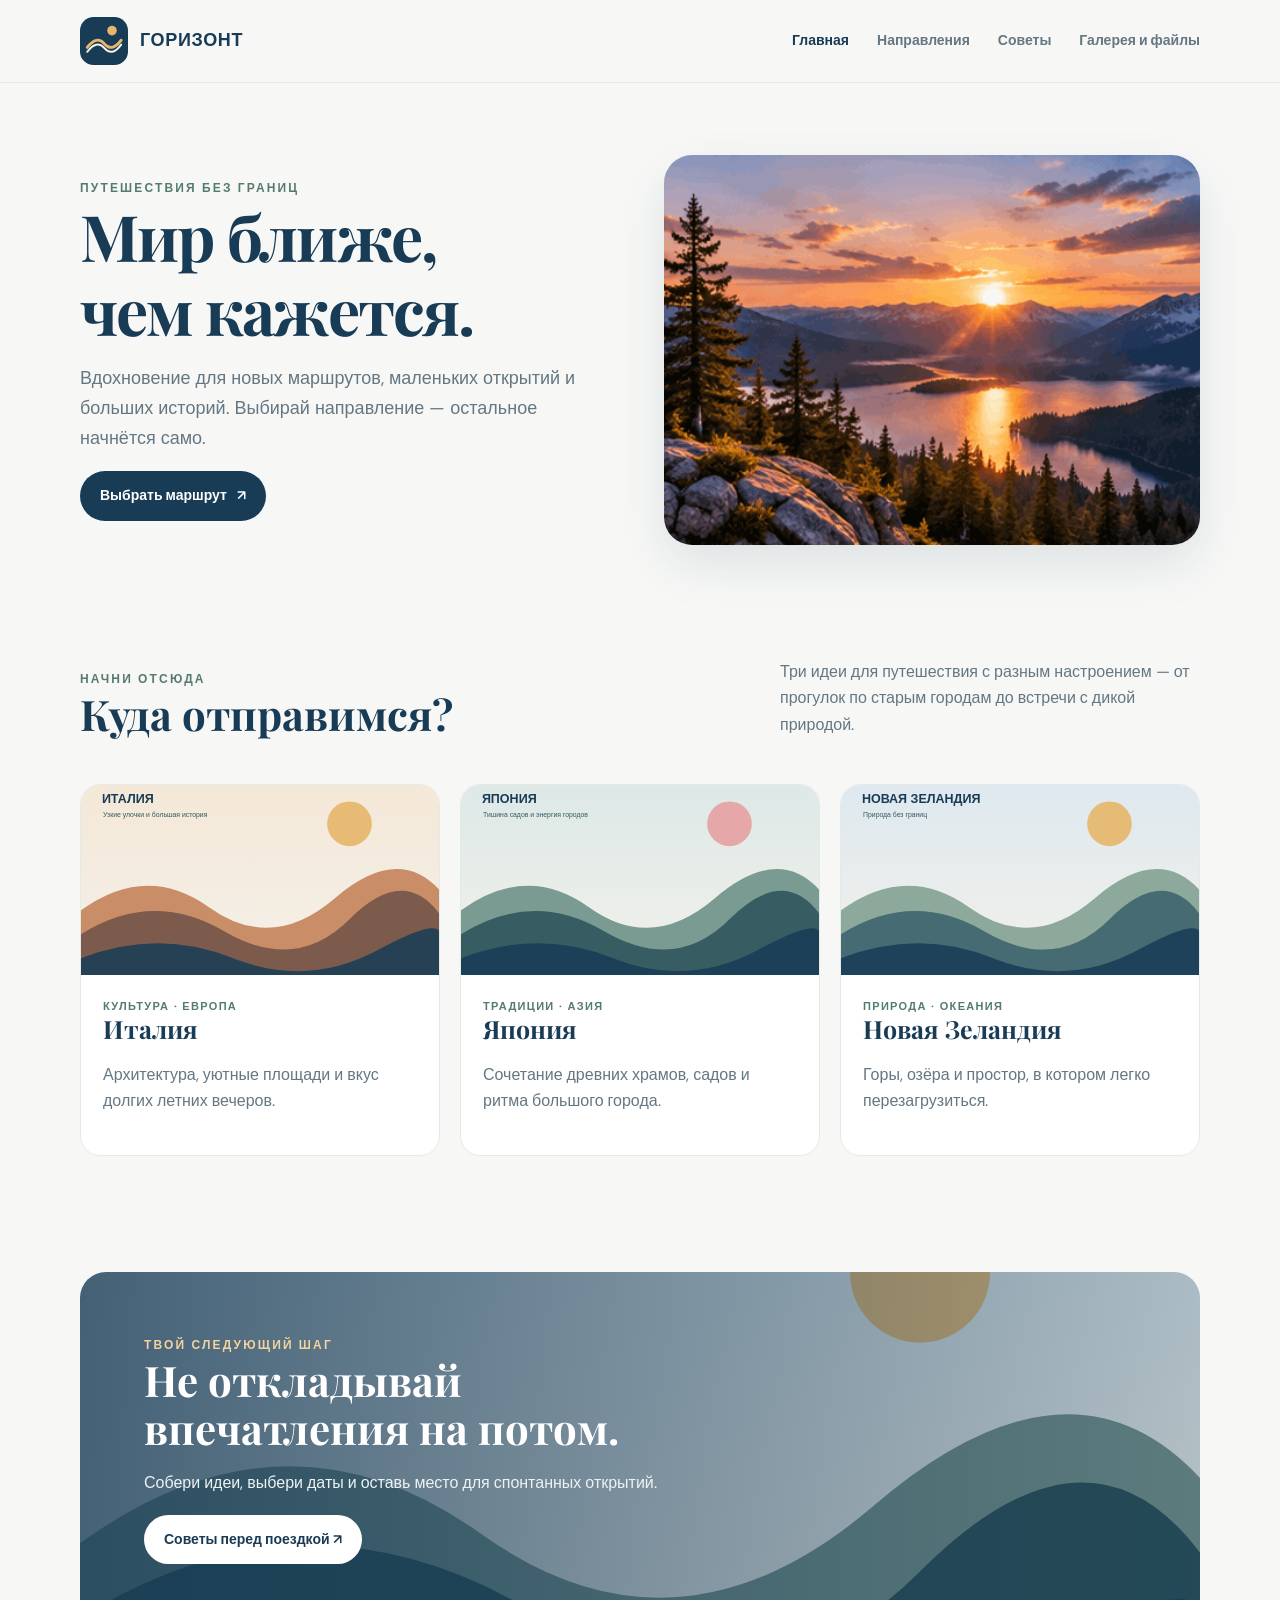
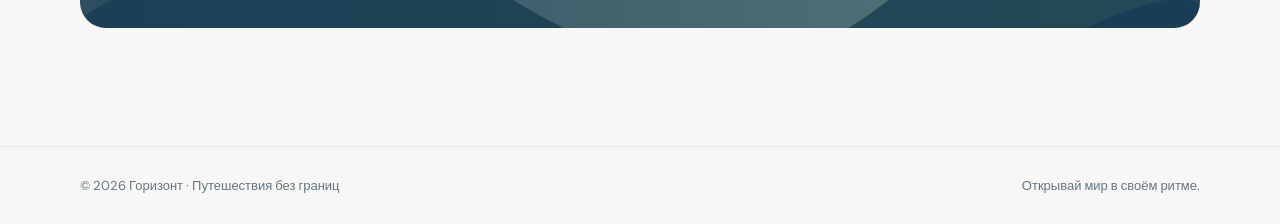
<file: index.html>
<!doctype html><html lang="ru"><head><meta charset="utf-8"><meta name="viewport" content="width=device-width, initial-scale=1"><meta name="description" content="Горизонт — идеи и советы для путешествий"><title>Главная — Горизонт</title><link rel="stylesheet" href="css/style.css"></head><body><header><div class="container nav"><a class="brand" href="index.html" aria-label="Горизонт — на главную"><img src="img/logo.svg" alt="Логотип Горизонт — перейти на главную"><span>ГОРИЗОНТ</span></a><nav aria-label="Главная навигация"><a class="active" href="index.html">Главная</a><a class="" href="destinations.html">Направления</a><a class="" href="tips.html">Советы</a><a class="" href="gallery.html">Галерея и файлы</a></nav></div></header><main><section class="container hero"><div class="fade"><div class="eyebrow">Путешествия без границ</div><h1>Мир ближе,<br>чем кажется.</h1><p class="lead">Вдохновение для новых маршрутов, маленьких открытий и больших историй. Выбирай направление — остальное начнётся само.</p><a class="btn" href="destinations.html">Выбрать маршрут <span>↗</span></a></div><div class="hero-art"><img src="img/travel-sunrise.gif" alt="Иллюстрация горного пейзажа и солнца — символ путешествий"></div></section>
<section class="container section"><div class="section-head"><div><div class="eyebrow">Начни отсюда</div><h2>Куда отправимся?</h2></div><p>Три идеи для путешествия с разным настроением — от прогулок по старым городам до встречи с дикой природой.</p></div><div class="cards">
<article class="card"><img src="img/italy.svg" alt="Иллюстрация итальянского пейзажа"><div class="card-body"><div class="tag">Культура · Европа</div><h3>Италия</h3><p>Архитектура, уютные площади и вкус долгих летних вечеров.</p></div></article>
<article class="card"><img src="img/japan.svg" alt="Иллюстрация японского пейзажа"><div class="card-body"><div class="tag">Традиции · Азия</div><h3>Япония</h3><p>Сочетание древних храмов, садов и ритма большого города.</p></div></article>
<article class="card"><img src="img/mountains.svg" alt="Иллюстрация гор и природы Новой Зеландии"><div class="card-body"><div class="tag">Природа · Океания</div><h3>Новая Зеландия</h3><p>Горы, озёра и простор, в котором легко перезагрузиться.</p></div></article></div></section>
<section class="container section"><div class="feature-bg"><div><div class="eyebrow" style="color:#F3D29D">Твой следующий шаг</div><h2>Не откладывай<br>впечатления на потом.</h2><p>Собери идеи, выбери даты и оставь место для спонтанных открытий.</p><a class="btn" href="tips.html" style="background:#fff;color:#183B56">Советы перед поездкой ↗</a></div></div></section></main><footer><div class="container footer-inner"><span>© 2026 Горизонт · Путешествия без границ</span><span>Открывай мир в своём ритме.</span></div></footer></body></html>
</file>
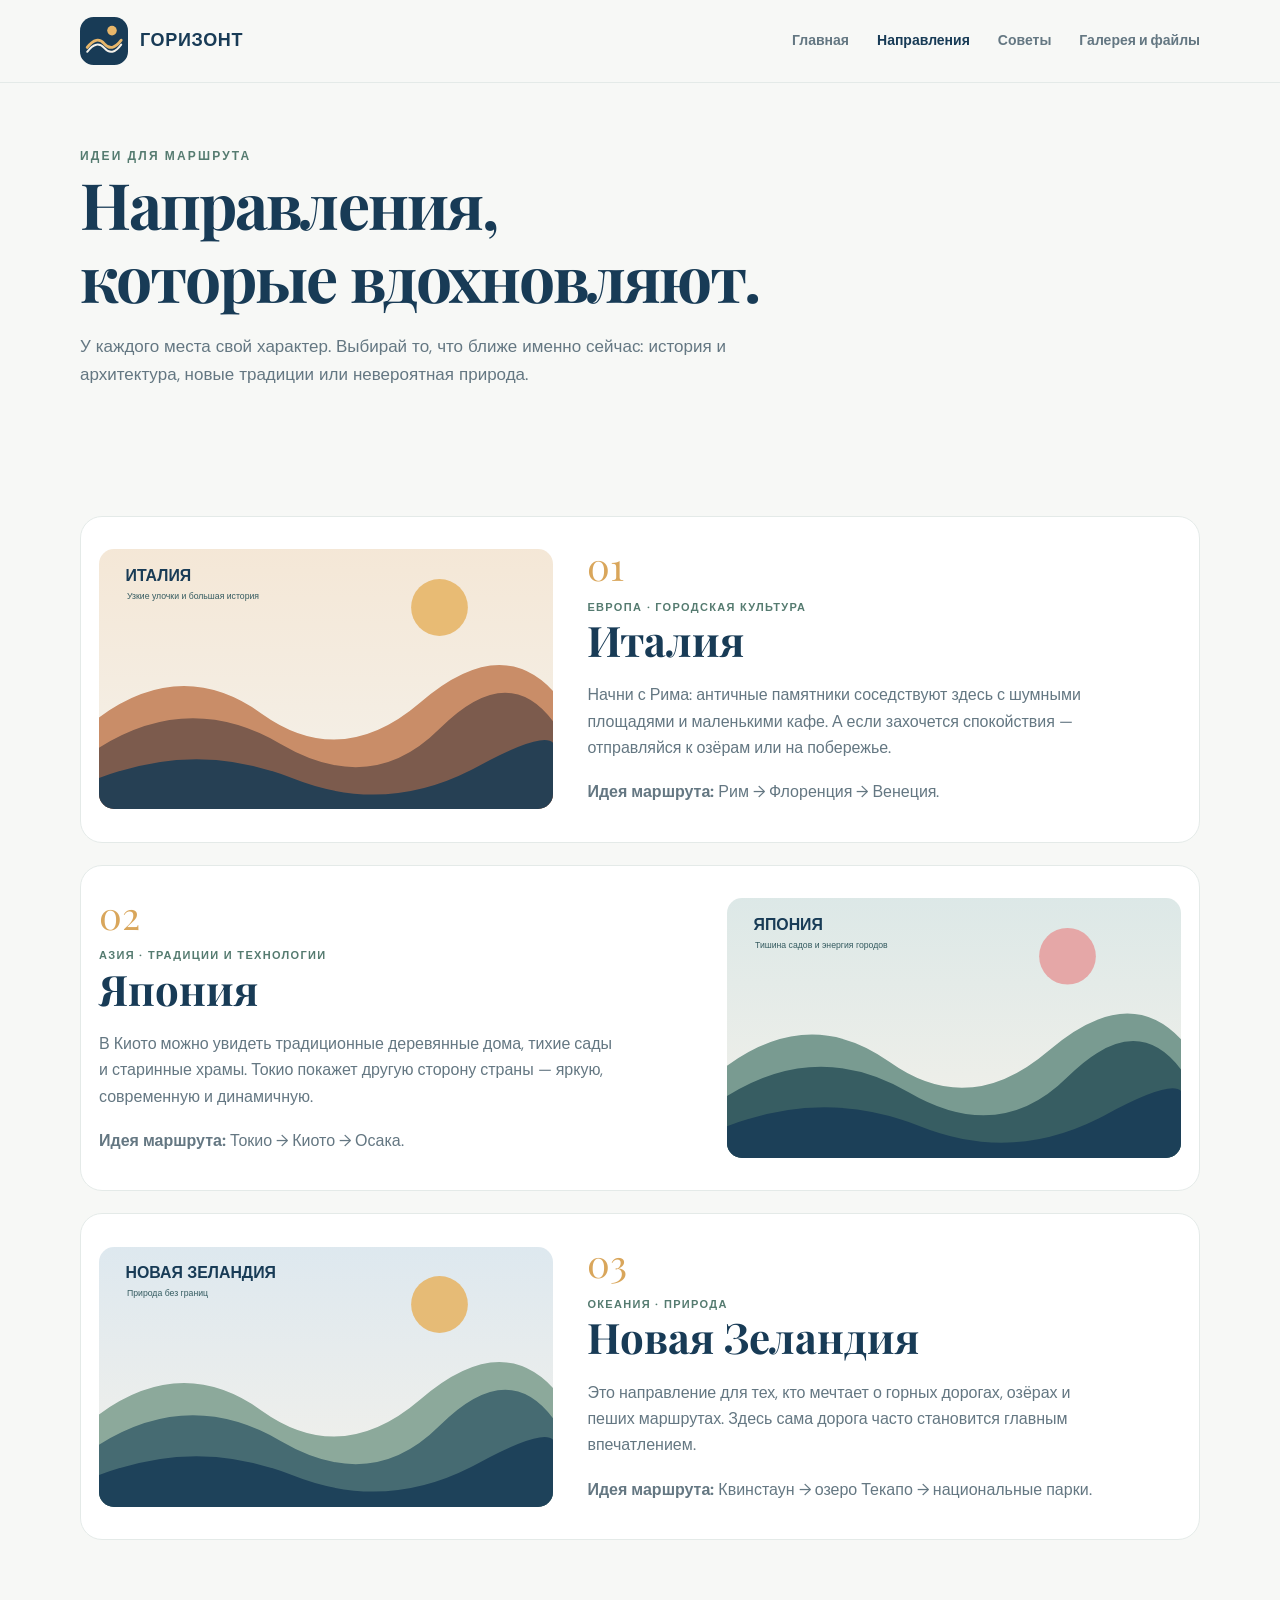
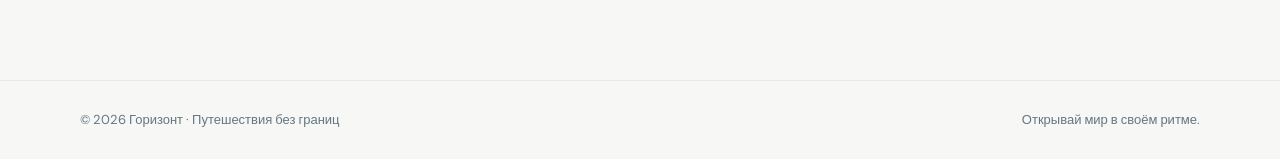
<file: destinations.html>
<!doctype html><html lang="ru"><head><meta charset="utf-8"><meta name="viewport" content="width=device-width, initial-scale=1"><meta name="description" content="Горизонт — идеи и советы для путешествий"><title>Направления — Горизонт</title><link rel="stylesheet" href="css/style.css"></head><body><header><div class="container nav"><a class="brand" href="index.html" aria-label="Горизонт — на главную"><img src="img/logo.svg" alt="Логотип Горизонт — перейти на главную"><span>ГОРИЗОНТ</span></a><nav aria-label="Главная навигация"><a class="" href="index.html">Главная</a><a class="active" href="destinations.html">Направления</a><a class="" href="tips.html">Советы</a><a class="" href="gallery.html">Галерея и файлы</a></nav></div></header><main><section class="container page-intro"><div class="eyebrow">Идеи для маршрута</div><h1>Направления,<br>которые вдохновляют.</h1><p>У каждого места свой характер. Выбирай то, что ближе именно сейчас: история и архитектура, новые традиции или невероятная природа.</p></section>
<section class="container section">
<article class="destination-row fade"><img src="img/italy.svg" alt="Иллюстрация пейзажа Италии"><div class="split-text"><div class="number">01</div><div class="tag">Европа · Городская культура</div><h2>Италия</h2><p>Начни с Рима: античные памятники соседствуют здесь с шумными площадями и маленькими кафе. А если захочется спокойствия — отправляйся к озёрам или на побережье.</p><p><strong>Идея маршрута:</strong> Рим → Флоренция → Венеция.</p></div></article>
<article class="destination-row fade"><img src="img/japan.svg" alt="Иллюстрация пейзажа Японии"><div class="split-text"><div class="number">02</div><div class="tag">Азия · Традиции и технологии</div><h2>Япония</h2><p>В Киото можно увидеть традиционные деревянные дома, тихие сады и старинные храмы. Токио покажет другую сторону страны — яркую, современную и динамичную.</p><p><strong>Идея маршрута:</strong> Токио → Киото → Осака.</p></div></article>
<article class="destination-row fade"><img src="img/mountains.svg" alt="Иллюстрация горного пейзажа Новой Зеландии"><div class="split-text"><div class="number">03</div><div class="tag">Океания · Природа</div><h2>Новая Зеландия</h2><p>Это направление для тех, кто мечтает о горных дорогах, озёрах и пеших маршрутах. Здесь сама дорога часто становится главным впечатлением.</p><p><strong>Идея маршрута:</strong> Квинстаун → озеро Текапо → национальные парки.</p></div></article>
</section></main><footer><div class="container footer-inner"><span>© 2026 Горизонт · Путешествия без границ</span><span>Открывай мир в своём ритме.</span></div></footer></body></html>
</file>
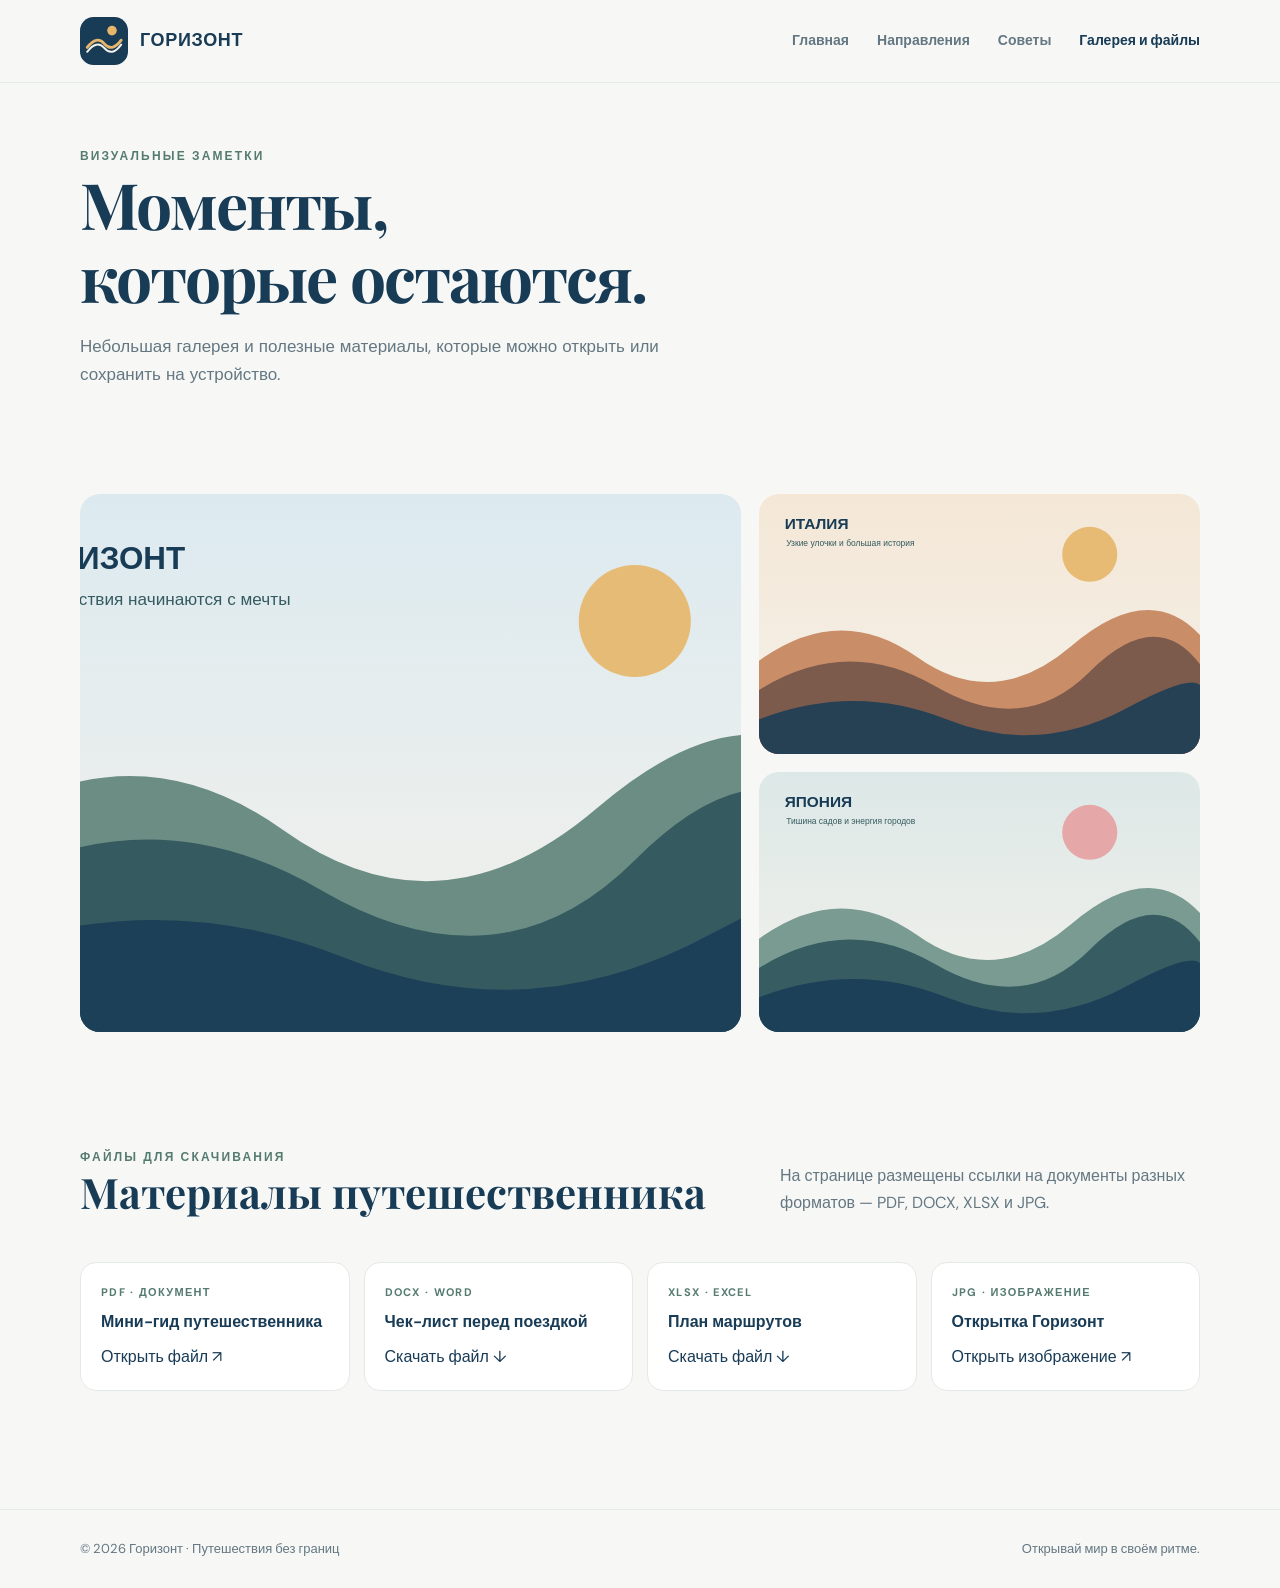
<file: gallery.html>
<!doctype html><html lang="ru"><head><meta charset="utf-8"><meta name="viewport" content="width=device-width, initial-scale=1"><meta name="description" content="Горизонт — идеи и советы для путешествий"><title>Галерея и файлы — Горизонт</title><link rel="stylesheet" href="css/style.css"></head><body><header><div class="container nav"><a class="brand" href="index.html" aria-label="Горизонт — на главную"><img src="img/logo.svg" alt="Логотип Горизонт — перейти на главную"><span>ГОРИЗОНТ</span></a><nav aria-label="Главная навигация"><a class="" href="index.html">Главная</a><a class="" href="destinations.html">Направления</a><a class="" href="tips.html">Советы</a><a class="active" href="gallery.html">Галерея и файлы</a></nav></div></header><main><section class="container page-intro"><div class="eyebrow">Визуальные заметки</div><h1>Моменты,<br>которые остаются.</h1><p>Небольшая галерея и полезные материалы, которые можно открыть или сохранить на устройство.</p></section>
<section class="container section"><div class="gallery"><img class="tall" src="img/hero.svg" alt="Горный пейзаж — главная иллюстрация сайта"><div><img src="img/italy.svg" alt="Иллюстрация Италии"><img src="img/japan.svg" alt="Иллюстрация Японии" style="margin-top:18px"></div></div></section>
<section class="container section"><div class="section-head"><div><div class="eyebrow">Файлы для скачивания</div><h2>Материалы путешественника</h2></div><p>На странице размещены ссылки на документы разных форматов — PDF, DOCX, XLSX и JPG.</p></div><div class="downloads">
<a class="download" href="docs/guide.pdf" target="_blank"><span class="filetype">PDF · ДОКУМЕНТ</span><strong>Мини-гид путешественника</strong><span>Открыть файл ↗</span></a>
<a class="download" href="docs/checklist.docx" download><span class="filetype">DOCX · WORD</span><strong>Чек-лист перед поездкой</strong><span>Скачать файл ↓</span></a>
<a class="download" href="docs/routes.xlsx" download><span class="filetype">XLSX · EXCEL</span><strong>План маршрутов</strong><span>Скачать файл ↓</span></a>
<a class="download" href="img/postcard.jpg" target="_blank"><span class="filetype">JPG · ИЗОБРАЖЕНИЕ</span><strong>Открытка Горизонт</strong><span>Открыть изображение ↗</span></a>
</div></section></main><footer><div class="container footer-inner"><span>© 2026 Горизонт · Путешествия без границ</span><span>Открывай мир в своём ритме.</span></div></footer></body></html>
</file>
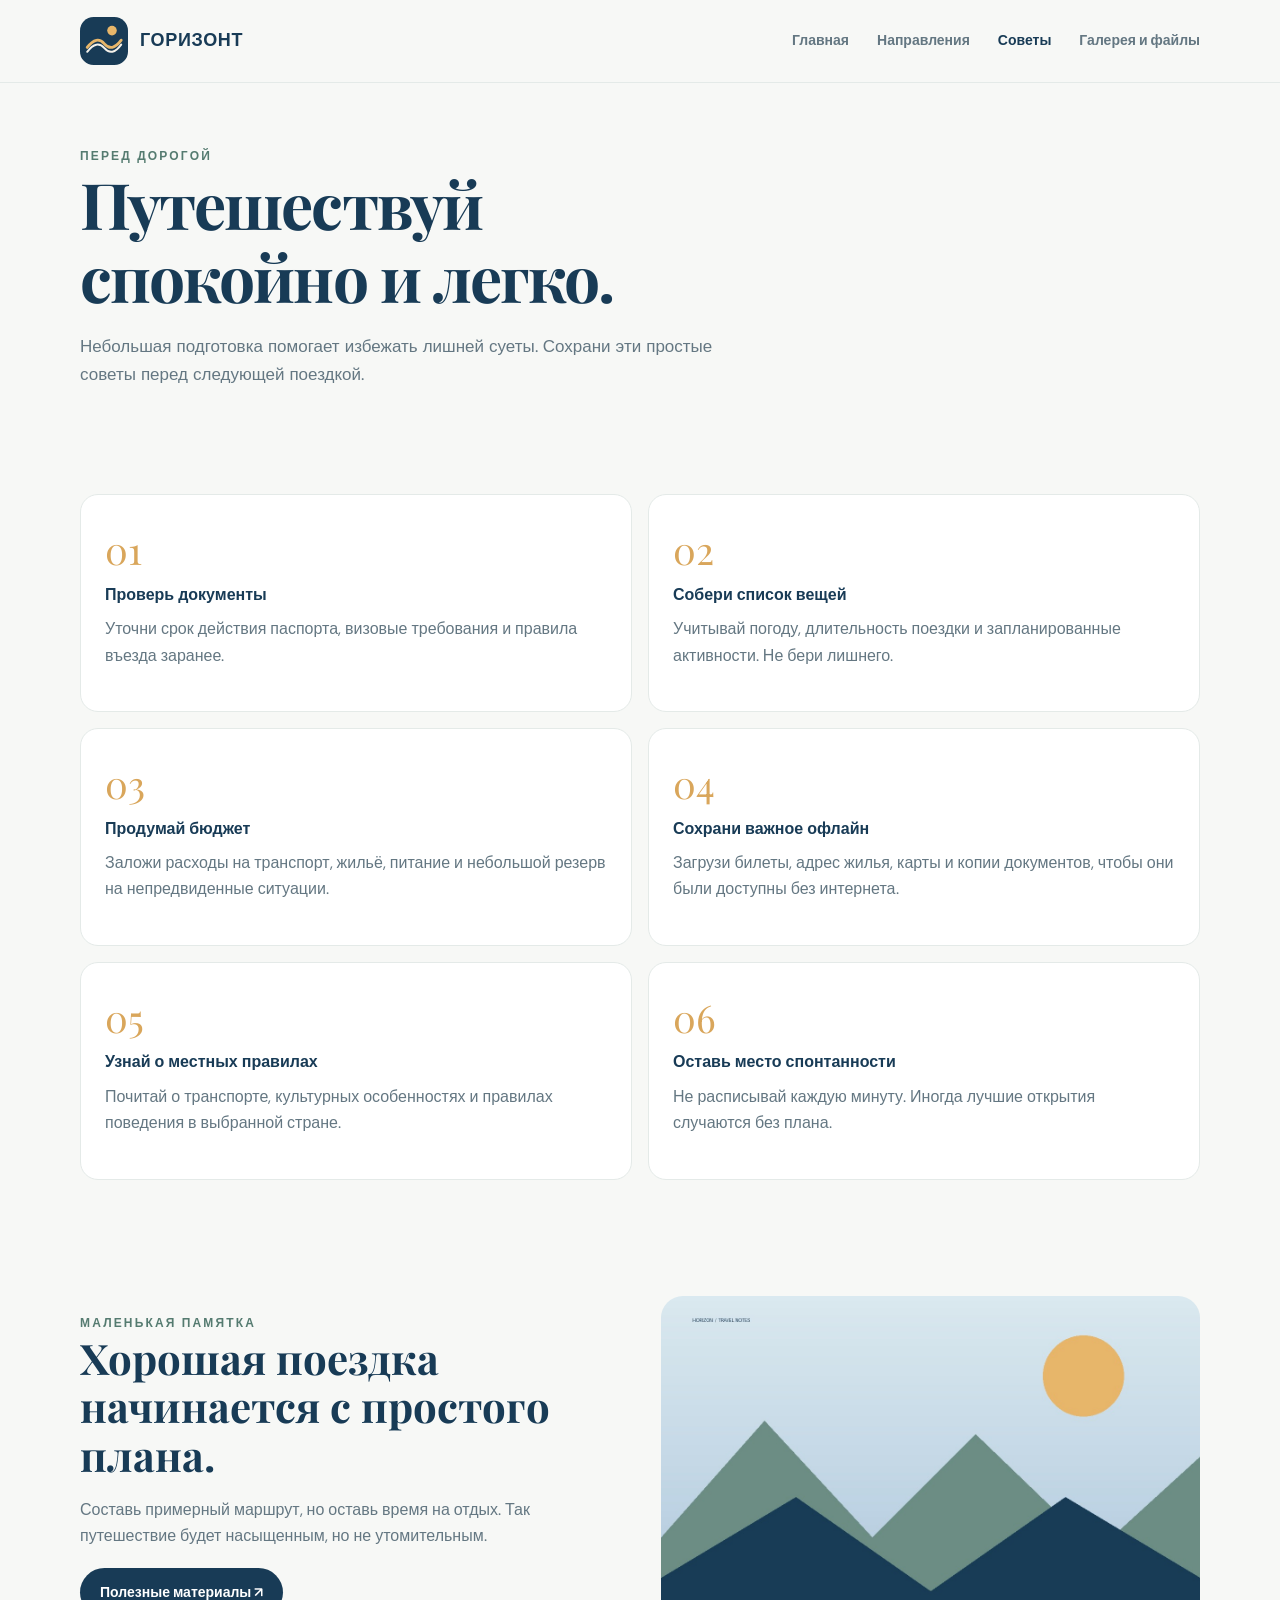
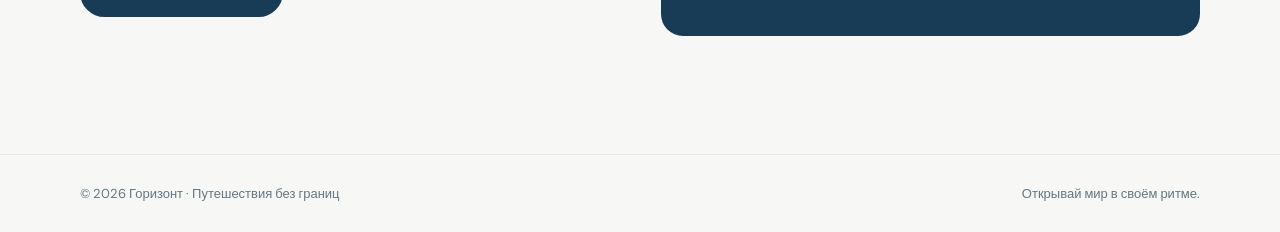
<file: tips.html>
<!doctype html><html lang="ru"><head><meta charset="utf-8"><meta name="viewport" content="width=device-width, initial-scale=1"><meta name="description" content="Горизонт — идеи и советы для путешествий"><title>Советы — Горизонт</title><link rel="stylesheet" href="css/style.css"></head><body><header><div class="container nav"><a class="brand" href="index.html" aria-label="Горизонт — на главную"><img src="img/logo.svg" alt="Логотип Горизонт — перейти на главную"><span>ГОРИЗОНТ</span></a><nav aria-label="Главная навигация"><a class="" href="index.html">Главная</a><a class="" href="destinations.html">Направления</a><a class="active" href="tips.html">Советы</a><a class="" href="gallery.html">Галерея и файлы</a></nav></div></header><main><section class="container page-intro"><div class="eyebrow">Перед дорогой</div><h1>Путешествуй<br>спокойно и легко.</h1><p>Небольшая подготовка помогает избежать лишней суеты. Сохрани эти простые советы перед следующей поездкой.</p></section>
<section class="container section"><div class="tips">
<div class="tip"><div class="number">01</div><strong>Проверь документы</strong><p>Уточни срок действия паспорта, визовые требования и правила въезда заранее.</p></div>
<div class="tip"><div class="number">02</div><strong>Собери список вещей</strong><p>Учитывай погоду, длительность поездки и запланированные активности. Не бери лишнего.</p></div>
<div class="tip"><div class="number">03</div><strong>Продумай бюджет</strong><p>Заложи расходы на транспорт, жильё, питание и небольшой резерв на непредвиденные ситуации.</p></div>
<div class="tip"><div class="number">04</div><strong>Сохрани важное офлайн</strong><p>Загрузи билеты, адрес жилья, карты и копии документов, чтобы они были доступны без интернета.</p></div>
<div class="tip"><div class="number">05</div><strong>Узнай о местных правилах</strong><p>Почитай о транспорте, культурных особенностях и правилах поведения в выбранной стране.</p></div>
<div class="tip"><div class="number">06</div><strong>Оставь место спонтанности</strong><p>Не расписывай каждую минуту. Иногда лучшие открытия случаются без плана.</p></div>
</div></section>
<section class="container section"><div class="split"><div class="split-text"><div class="eyebrow">Маленькая памятка</div><h2>Хорошая поездка начинается с простого плана.</h2><p>Составь примерный маршрут, но оставь время на отдых. Так путешествие будет насыщенным, но не утомительным.</p><a class="btn" href="gallery.html">Полезные материалы ↗</a></div><img src="img/postcard.jpg" alt="Открытка с иллюстрацией горного пейзажа и надписью Horizon Travel Notes"></div></section></main><footer><div class="container footer-inner"><span>© 2026 Горизонт · Путешествия без границ</span><span>Открывай мир в своём ритме.</span></div></footer></body></html>
</file>
<file: css/style.css>
@import url('https://fonts.googleapis.com/css2?family=DM+Sans:wght@400;500;600;700&family=Playfair+Display:wght@600;700&display=swap');
:root{--ink:#183B56;--muted:#647782;--paper:#F7F8F6;--white:#fff;--accent:#D9A65B;--line:#E4EAE8;--green:#557B70}
*{box-sizing:border-box}html{scroll-behavior:smooth}body{margin:0;background:var(--paper);color:var(--ink);font-family:'DM Sans',Arial,sans-serif;line-height:1.65}
a{color:inherit;text-decoration:none}img{max-width:100%;display:block}.container{width:min(1120px,calc(100% - 40px));margin:auto}
header{position:sticky;top:0;z-index:20;background:rgba(247,248,246,.94);backdrop-filter:blur(12px);border-bottom:1px solid var(--line)}
.nav{height:82px;display:flex;align-items:center;justify-content:space-between;gap:24px}
.brand{display:flex;align-items:center;gap:12px;font-weight:700;letter-spacing:.04em}.brand img{width:48px;height:48px}.brand span{font-size:18px}
nav{display:flex;gap:28px;align-items:center}nav a{font-size:14px;color:var(--muted);font-weight:600;transition:.2s}nav a:hover,nav a.active{color:var(--ink)}
.menu-note{font-size:12px;color:var(--muted)}
.hero{padding:72px 0 56px;display:grid;grid-template-columns:1fr 1fr;gap:48px;align-items:center}
.eyebrow{font-size:12px;letter-spacing:.18em;text-transform:uppercase;color:var(--green);font-weight:700}
h1,h2,h3{font-family:'Playfair Display',Georgia,serif;line-height:1.15;margin:0 0 18px}h1{font-size:clamp(42px,5vw,66px);letter-spacing:-.03em}h2{font-size:clamp(30px,3.5vw,42px)}h3{font-size:25px}
p{color:var(--muted);margin:0 0 18px}.lead{font-size:18px;max-width:520px}
.btn{display:inline-flex;align-items:center;gap:10px;background:var(--ink);color:white;padding:13px 20px;border-radius:999px;font-size:14px;font-weight:600;transition:transform .2s,background .2s}.btn:hover{transform:translateY(-3px);background:#28536D}
.hero-art{border-radius:28px;overflow:hidden;box-shadow:0 20px 50px #183b561c;animation:floatIn .8s ease both}.hero-art img{width:100%;height:390px;object-fit:cover}
.section{padding:58px 0}.section-head{display:flex;justify-content:space-between;align-items:end;gap:24px;margin-bottom:28px}.section-head p{max-width:420px}
.cards{display:grid;grid-template-columns:repeat(3,1fr);gap:20px}.card{background:var(--white);border:1px solid var(--line);border-radius:20px;overflow:hidden;transition:transform .25s,box-shadow .25s}.card:hover{transform:translateY(-6px);box-shadow:0 16px 35px #183b5612}.card img{width:100%;height:190px;object-fit:cover}.card-body{padding:22px}.tag{font-size:11px;text-transform:uppercase;letter-spacing:.12em;color:var(--green);font-weight:700}
.split{display:grid;grid-template-columns:1fr 1fr;gap:42px;align-items:center}.split img{border-radius:22px;width:100%;height:340px;object-fit:cover}.split-text{max-width:520px}
.feature-bg{background:linear-gradient(90deg,rgba(24,59,86,.78),rgba(24,59,86,.25)),url('../img/bg.svg') center/cover;border-radius:26px;padding:64px;color:white;min-height:300px;display:flex;align-items:center}.feature-bg p{color:#edf3f3;max-width:520px}.feature-bg h2{max-width:540px}
.page-intro{padding:64px 0 30px}.page-intro p{max-width:650px;font-size:17px}
.destination-row{display:grid;grid-template-columns:42% 1fr;gap:34px;align-items:center;background:white;border:1px solid var(--line);border-radius:22px;padding:18px;margin:22px 0}.destination-row img{width:100%;height:260px;object-fit:cover;border-radius:15px}.destination-row:nth-child(even){grid-template-columns:1fr 42%}.destination-row:nth-child(even) img{order:2}
.number{font-family:'Playfair Display',serif;font-size:38px;color:var(--accent)}
.tips{display:grid;grid-template-columns:repeat(2,1fr);gap:16px}.tip{padding:24px;background:white;border:1px solid var(--line);border-radius:18px}.tip strong{display:block;margin-bottom:8px}
.downloads{display:grid;grid-template-columns:repeat(4,1fr);gap:14px}.download{background:white;border:1px solid var(--line);border-radius:16px;padding:20px;display:flex;flex-direction:column;gap:8px;transition:.2s}.download:hover{border-color:var(--accent);transform:translateY(-3px)}.filetype{font-size:11px;color:var(--green);font-weight:700;letter-spacing:.12em}
.gallery{display:grid;grid-template-columns:1.2fr .8fr;gap:18px}.gallery img{height:260px;width:100%;object-fit:cover;border-radius:20px}.gallery .tall{height:538px}
footer{margin-top:60px;border-top:1px solid var(--line);padding:28px 0;color:var(--muted);font-size:13px}.footer-inner{display:flex;justify-content:space-between;gap:20px}
.fade{animation:fadeUp .7s ease both}@keyframes fadeUp{from{opacity:0;transform:translateY(18px)}to{opacity:1;transform:translateY(0)}}@keyframes floatIn{from{opacity:0;transform:translateY(20px) scale(.98)}to{opacity:1;transform:translateY(0) scale(1)}}
@media(max-width:760px){.nav{height:auto;min-height:76px;flex-wrap:wrap;padding:12px 0}nav{width:100%;gap:16px;overflow:auto;padding-bottom:5px}.hero,.split{grid-template-columns:1fr}.hero{padding-top:42px}.hero-art img{height:260px}.cards{grid-template-columns:1fr}.section-head{display:block}.destination-row,.destination-row:nth-child(even){grid-template-columns:1fr}.destination-row:nth-child(even) img{order:0}.tips{grid-template-columns:1fr}.downloads{grid-template-columns:repeat(2,1fr)}.gallery{grid-template-columns:1fr}.gallery .tall{height:260px}.feature-bg{padding:34px}.footer-inner{display:block}}
</file>
